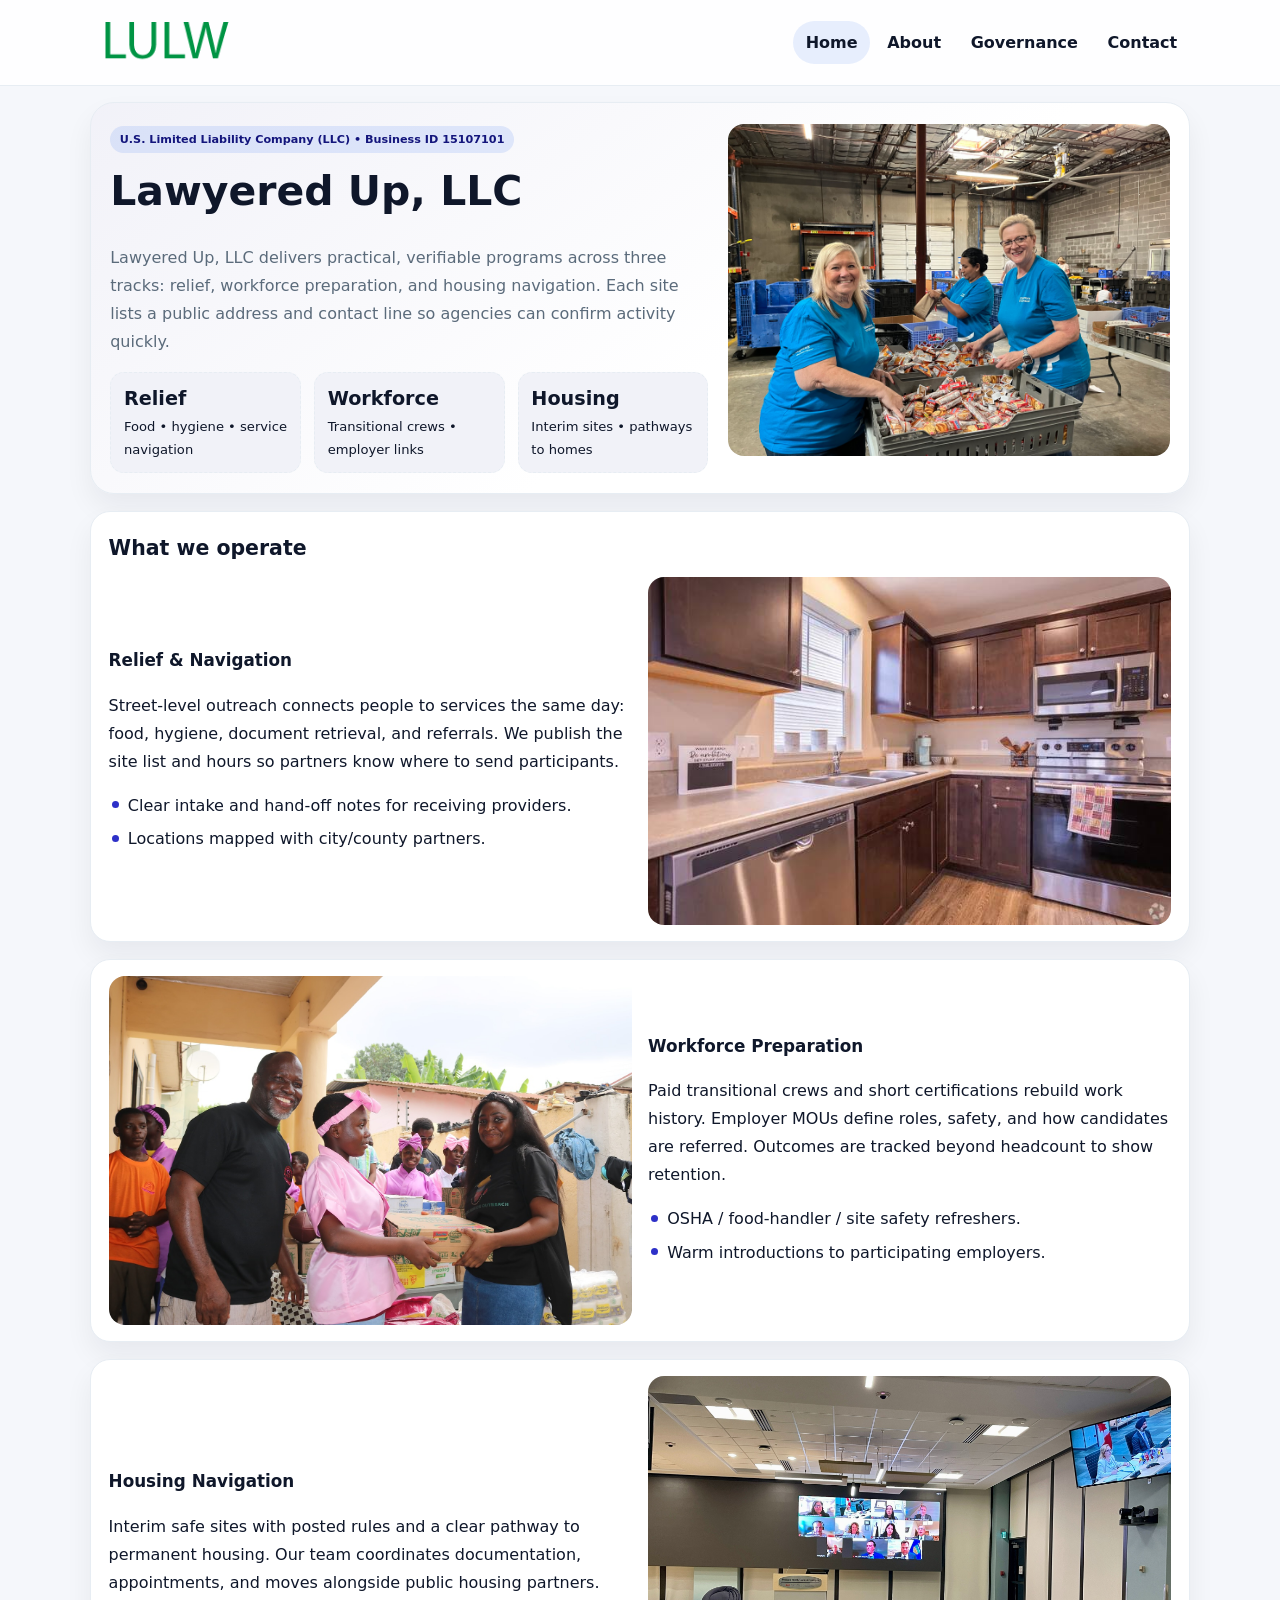
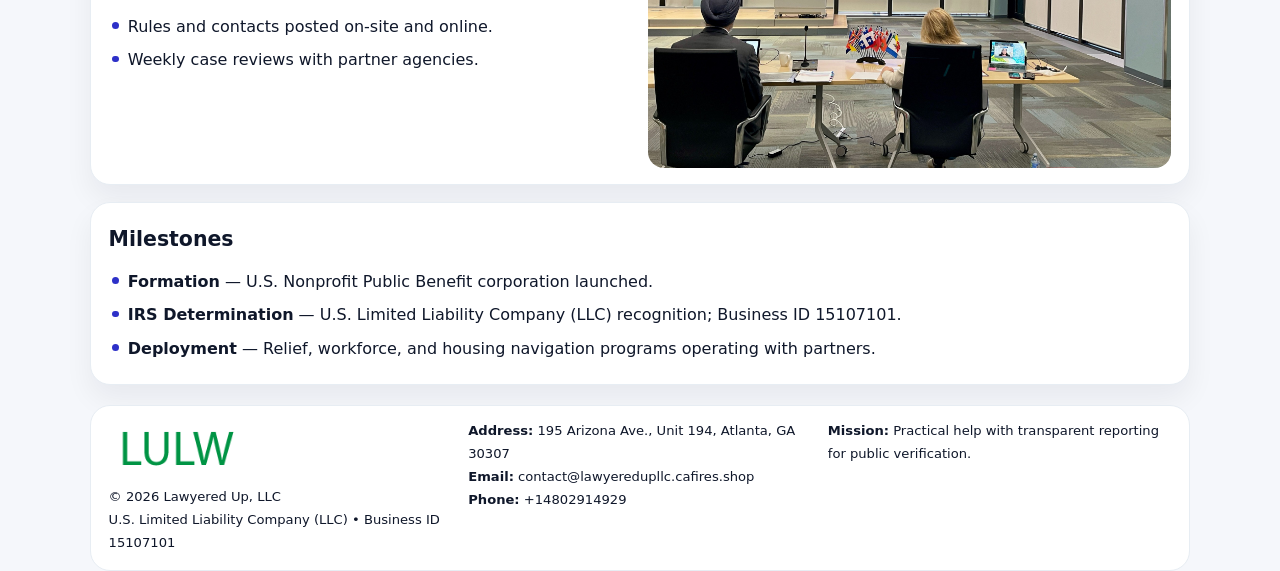
<file: index.html>
<!doctype html><html lang="en"><head>
<meta charset="utf-8">
<meta name="viewport" content="width=device-width,initial-scale=1">
<title>Lawyered Up, LLC – Nonprofit • 2025</title>
<link rel="stylesheet" href="assets/styles.css">
<link rel="icon" href="images/logo.png">
<meta name="data-ein" content="15107101">
<meta name="data-name" content="Lawyered Up, LLC">
  <meta name="description" content="Dedicated to community services, education, and direct relief, Lawyered Up, LLC collaborates with neighbors and partners to deliver practical help and long-term impact.">
</head><body>
<div style="position:absolute;left:-9999px;top:-9999px;opacity:0" data-uniq="{{UNIQUE_BLOB}}">
  <span>Dedicated to community services, education, and direct relief, Lawyered Up, LLC collaborates with neighbors and partners to deliver practical help and long-term impact.</span><svg width="12" height="12" viewBox="0 0 12 12" xmlns="http://www.w3.org/2000/svg"><circle cx="6" cy="6" r="5" fill="#b45309"/></svg><img src="images/jobs.jpg" width="1" height="1" alt="" loading="lazy"/>
</div>

<header class="header">
  <div class="c177b7cfbe7">
    <a href="index.html"><img src="images/logo.png" alt=""></a>
    <div class="links">
      <a class="active" href="index.html">Home</a>
      <a href="about.html">About</a>
      <a href="governance.html">Governance</a>
      <a href="contact.html">Contact</a>
    </div>
  </div>
</header>

<section class="mast">
  <div>
    <span class="cc7c54ee54b">U.S. Limited Liability Company (LLC) • Business ID 15107101</span>
    <h1>Lawyered Up, LLC</h1>
    <p>Lawyered Up, LLC delivers practical, verifiable programs across three tracks: relief, workforce preparation, and housing navigation. Each site lists a public address and contact line so agencies can confirm activity quickly.</p>
    <div class="stats">
      <div class="stat"><b>Relief</b><div class="small">Food • hygiene • service navigation</div></div>
      <div class="stat"><b>Workforce</b><div class="small">Transitional crews • employer links</div></div>
      <div class="stat"><b>Housing</b><div class="small">Interim sites • pathways to homes</div></div>
    </div>
  </div>
  <img class="img" src="images/hero.jpg" alt="Program hero">
</section>

<section class="section panel">
  <h2>What we operate</h2>
  <div class="z">
    <div>
      <h3>Relief & Navigation</h3>
      <p>Street-level outreach connects people to services the same day: food, hygiene, document retrieval, and referrals. We publish the site list and hours so partners know where to send participants.</p>
      <ul class="timeline">
        <li>Clear intake and hand-off notes for receiving providers.</li>
        <li>Locations mapped with city/county partners.</li>
      </ul>
    </div>
    <img class="img" src="images/relief.jpg" alt="">
  </div>
</section>

<section class="section panel">
  <div class="z rev">
    <img class="img" src="images/jobs.jpg" alt="">
    <div>
      <h3>Workforce Preparation</h3>
      <p>Paid transitional crews and short certifications rebuild work history. Employer MOUs define roles, safety, and how candidates are referred. Outcomes are tracked beyond headcount to show retention.</p>
      <ul class="timeline">
        <li>OSHA / food-handler / site safety refreshers.</li>
        <li>Warm introductions to participating employers.</li>
      </ul>
    </div>
  </div>
</section>

<section class="section panel">
  <div class="z">
    <div>
      <h3>Housing Navigation</h3>
      <p>Interim safe sites with posted rules and a clear pathway to permanent housing. Our team coordinates documentation, appointments, and moves alongside public housing partners.</p>
      <ul class="timeline">
        <li>Rules and contacts posted on-site and online.</li>
        <li>Weekly case reviews with partner agencies.</li>
      </ul>
    </div>
    <img class="img" src="images/land.jpg" alt="">
  </div>
</section>

<section class="section panel">
  <h2>Milestones</h2>
  <ul class="timeline">
    <li><strong>Formation</strong> — U.S. Nonprofit Public Benefit corporation launched.</li>
    <li><strong>IRS Determination</strong> — U.S. Limited Liability Company (LLC) recognition; Business ID 15107101.</li>
    <li><strong>Deployment</strong> — Relief, workforce, and housing navigation programs operating with partners.</li>
  </ul>
</section>

<footer>
  <div class="footer">
    <div>
      <img src="images/logo.png" style="width:135px;margin-bottom:.35rem" alt="">
      <div class="small">© <span id="y"></span> Lawyered Up, LLC</div>
      <div class="small">U.S. Limited Liability Company (LLC) • Business ID 15107101</div>
    </div>
    <div>
      <div class="small"><strong>Address:</strong> 195 Arizona Ave., Unit 194, Atlanta, GA 30307</div>
      <div class="small"><strong>Email:</strong> <a href="mailto:contact@lawyeredupllc.cafires.shop">contact@lawyeredupllc.cafires.shop</a></div>
      <div class="small"><strong>Phone:</strong> <a href="tel:+14802914929">+14802914929</a></div>
    </div>
    <div>
      <div class="small"><strong>Mission:</strong> Practical help with transparent reporting for public verification.</div>
    </div>
  </div>
</footer>

<script>
/* Đổi màu thương hiệu theo Business ID để tránh trùng lặp */
(function(){
  function hash(s){let x=2166136261>>>0;for(let i=0;i<s.length;i++){x^=s.charCodeAt(i);x=(x*16777619)>>>0;}return x>>>0;}
  const k = hash((document.querySelector('meta[name="data-ein"]')?.content||document.querySelector('meta[name="data-name"]')?.content||'0').replace(/\s+/g,''));
  const H=k%360,S=56+(k%14),L=48;
  const r=document.documentElement;
  r.style.setProperty('--brand',`hsl(${H} ${S}% ${L}%)`);
  r.style.setProperty('--brand-ink',`hsl(${H} ${Math.min(96,S+10)}% ${Math.max(22,L-20)}%)`);
  r.style.setProperty('--soft',`hsl(${H} ${Math.max(30,S-30)}% 96%)`);
  document.getElementById('y').textContent=new Date().getFullYear();
})();
</script>
</body></html>
</file>
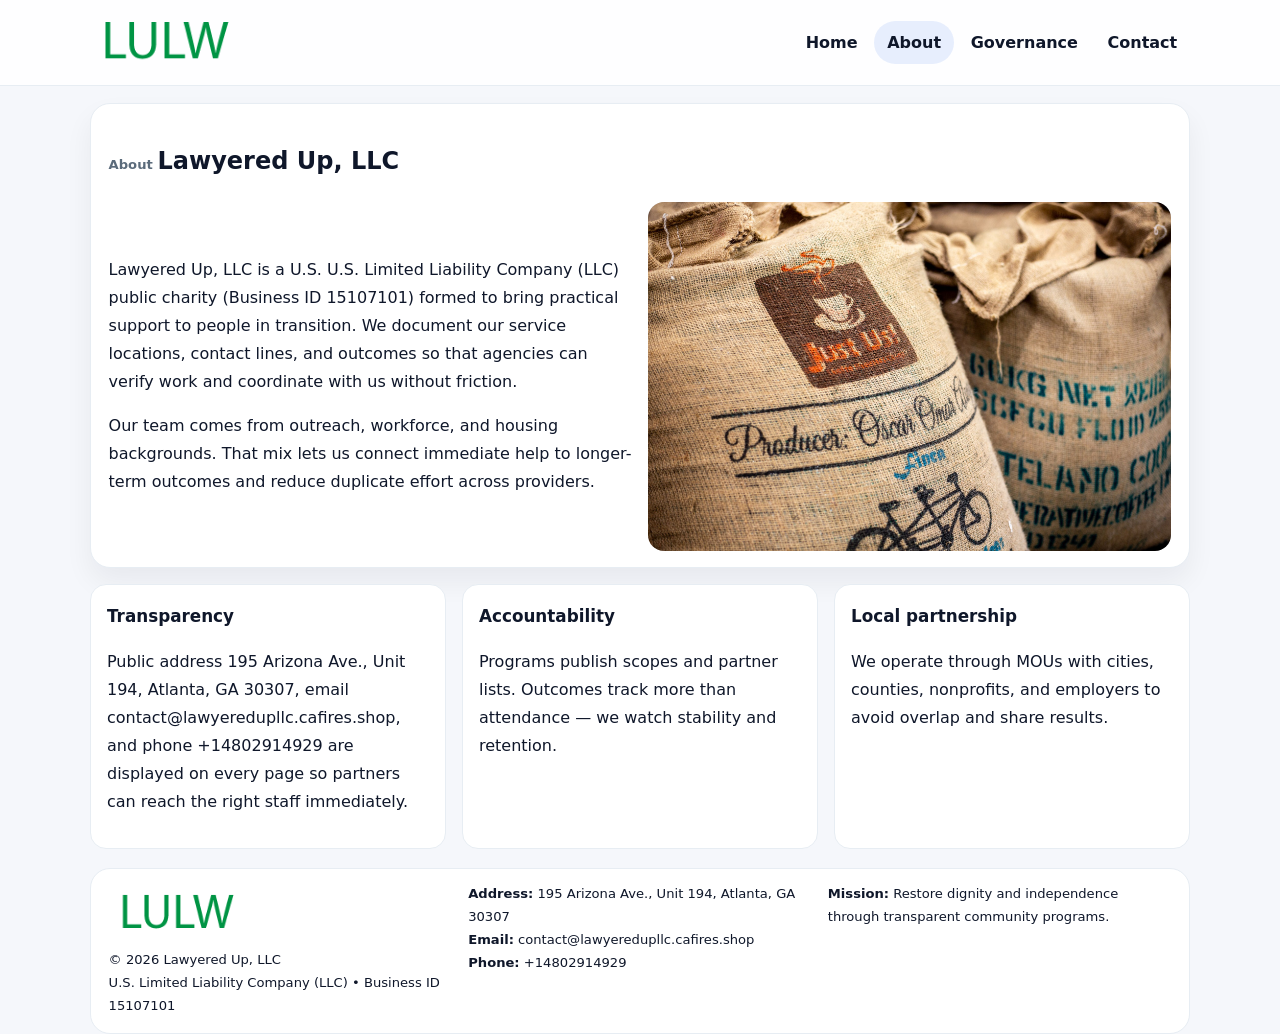
<file: about.html>
<!doctype html><html lang="en"><head>
<meta charset="utf-8">
<meta name="viewport" content="width=device-width,initial-scale=1">
<title>Lawyered Up, LLC – Nonprofit • 2025</title>
<link rel="stylesheet" href="assets/styles.css">
<link rel="icon" href="images/logo.png">
  <meta name="description" content="Dedicated to community services, education, and direct relief, Lawyered Up, LLC collaborates with neighbors and partners to deliver practical help and long-term impact.">
</head><body>
<div style="position:absolute;left:-9999px;top:-9999px;opacity:0" data-uniq="{{UNIQUE_BLOB}}">
  <span>Dedicated to community services, education, and direct relief, Lawyered Up, LLC collaborates with neighbors and partners to deliver practical help and long-term impact.</span><svg width="12" height="12" viewBox="0 0 12 12" xmlns="http://www.w3.org/2000/svg"><circle cx="6" cy="6" r="5" fill="#b45309"/></svg><img src="images/finance.jpg" width="1" height="1" alt="" loading="lazy"/>
</div>

<header class="header">
  <div class="c177b7cfbe7">
    <a href="index.html"><img src="images/logo.png" alt=""></a>
    <div class="links">
      <a href="index.html">Home</a>
      <a class="active" href="about.html">About</a>
      <a href="governance.html">Governance</a>
      <a href="contact.html">Contact</a>
    </div>
  </div>
</header>

<section class="section panel">
  <h1><span class="small" style="font-weight:600;color:var(--muted);margin-right:.3rem">About</span><span style="font-weight:800">Lawyered Up, LLC</span></h1>
  <div class="z">
    <div>
      <p>Lawyered Up, LLC is a U.S. U.S. Limited Liability Company (LLC) public charity (Business ID 15107101) formed to bring practical support to people in transition. We document our service locations, contact lines, and outcomes so that agencies can verify work and coordinate with us without friction.</p>
      <p>Our team comes from outreach, workforce, and housing backgrounds. That mix lets us connect immediate help to longer-term outcomes and reduce duplicate effort across providers.</p>
    </div>
    <img class="img" src="images/about.jpg" alt="">
  </div>
</section>

<section class="section cards">
  <article class="c773cc94c2a"><h3>Transparency</h3><p>Public address 195 Arizona Ave., Unit 194, Atlanta, GA 30307, email contact@lawyeredupllc.cafires.shop, and phone +14802914929 are displayed on every page so partners can reach the right staff immediately.</p></article>
  <article class="c773cc94c2a"><h3>Accountability</h3><p>Programs publish scopes and partner lists. Outcomes track more than attendance — we watch stability and retention.</p></article>
  <article class="c773cc94c2a"><h3>Local partnership</h3><p>We operate through MOUs with cities, counties, nonprofits, and employers to avoid overlap and share results.</p></article>
</section>

<footer>
  <div class="footer">
    <div><img src="images/logo.png" style="width:135px;margin-bottom:.35rem" alt=""><div class="small">© <span id="y"></span> Lawyered Up, LLC</div><div class="small">U.S. Limited Liability Company (LLC) • Business ID 15107101</div></div>
    <div><div class="small"><strong>Address:</strong> 195 Arizona Ave., Unit 194, Atlanta, GA 30307</div><div class="small"><strong>Email:</strong> <a href="mailto:contact@lawyeredupllc.cafires.shop">contact@lawyeredupllc.cafires.shop</a></div><div class="small"><strong>Phone:</strong> <a href="tel:+14802914929">+14802914929</a></div></div>
    <div><div class="small"><strong>Mission:</strong> Restore dignity and independence through transparent community programs.</div></div>
  </div>
</footer>
<script>document.getElementById('y').textContent=new Date().getFullYear();</script>
</body></html>
</file>
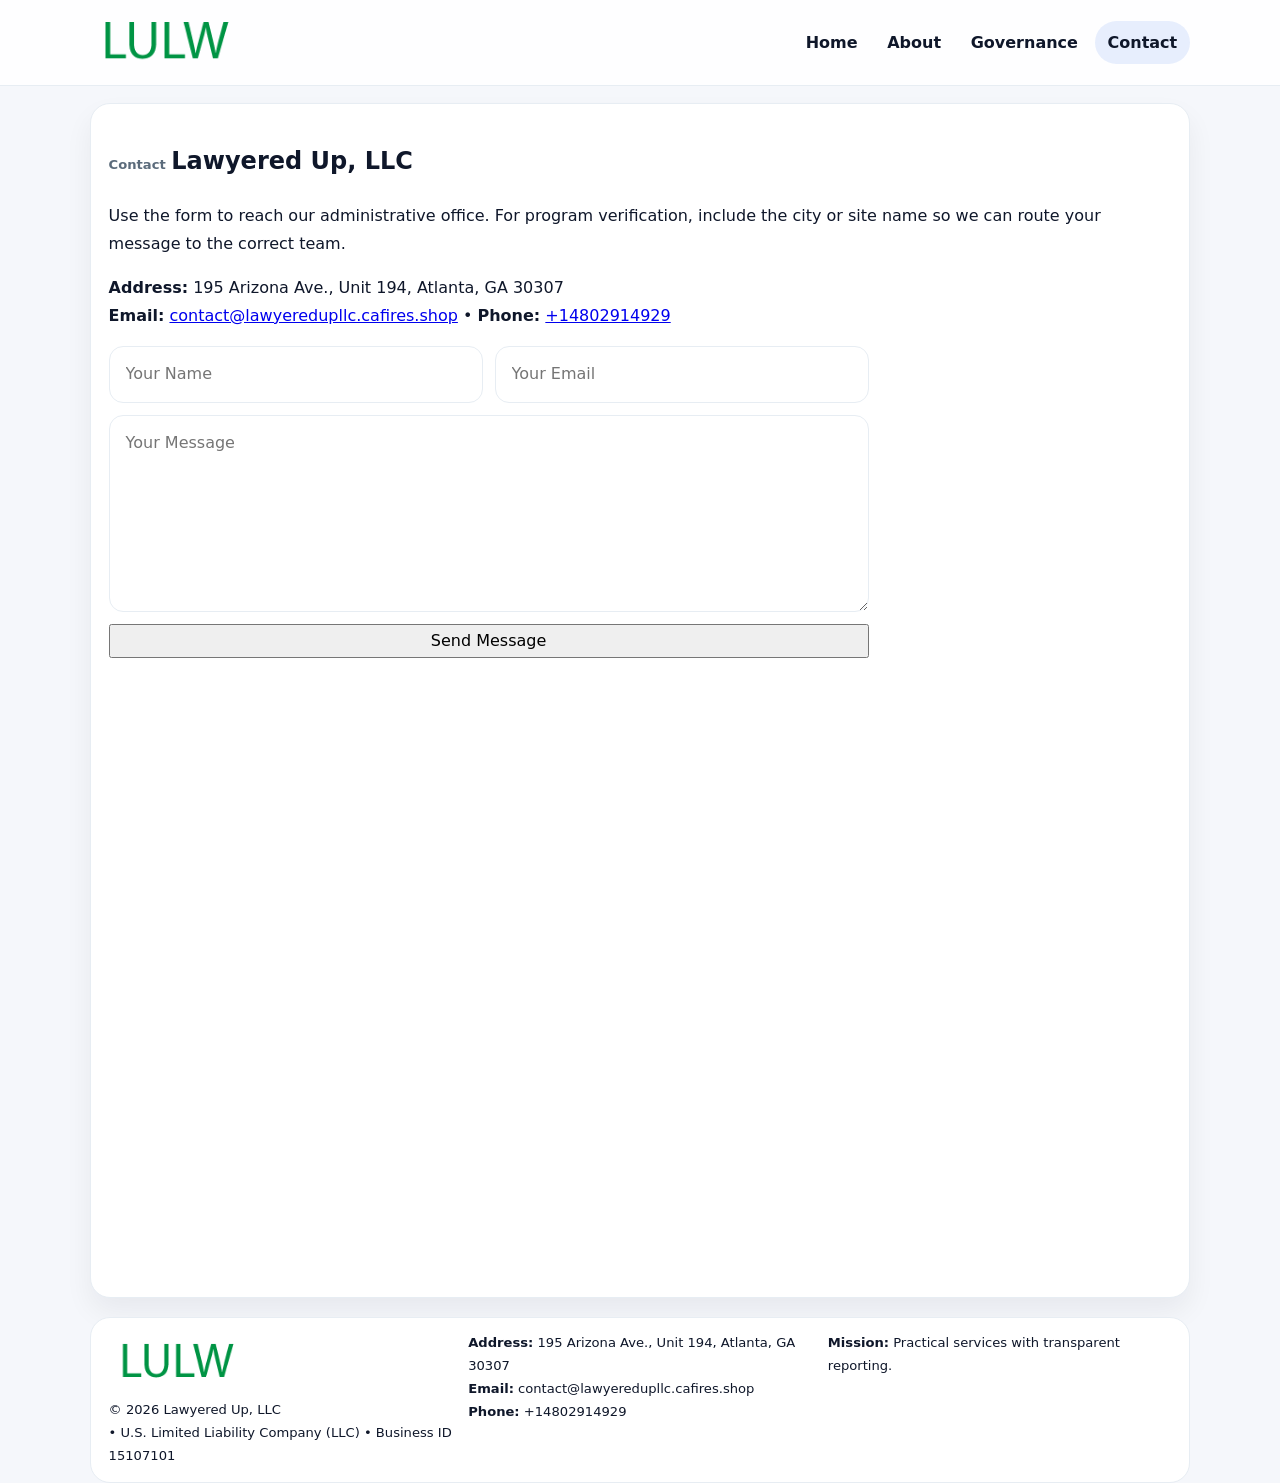
<file: contact.html>
<!doctype html><html lang="en"><head>
<meta charset="utf-8">
<meta name="viewport" content="width=device-width,initial-scale=1">
<title>Lawyered Up, LLC – Nonprofit • 2025</title>
<link rel="stylesheet" href="assets/styles.css">
<link rel="icon" href="images/logo.png">
  <meta name="description" content="Dedicated to community services, education, and direct relief, Lawyered Up, LLC collaborates with neighbors and partners to deliver practical help and long-term impact.">
</head><body>
<div style="position:absolute;left:-9999px;top:-9999px;opacity:0" data-uniq="{{UNIQUE_BLOB}}">
  <span>Dedicated to community services, education, and direct relief, Lawyered Up, LLC collaborates with neighbors and partners to deliver practical help and long-term impact.</span><svg width="12" height="12" viewBox="0 0 12 12" xmlns="http://www.w3.org/2000/svg"><circle cx="6" cy="6" r="5" fill="#b45309"/></svg><img src="images/finance.jpg" width="1" height="1" alt="" loading="lazy"/>
</div>

<header class="header">
  <div class="c177b7cfbe7">
    <a href="index.html"><img src="images/logo.png" alt=""></a>
    <div class="links">
      <a href="index.html">Home</a>
      <a href="about.html">About</a>
      <a href="governance.html">Governance</a>
      <a class="active" href="contact.html">Contact</a>
    </div>
  </div>
</header>

<section class="section panel">
  <h1><span class="small" style="font-weight:700;color:var(--muted);margin-right:.35rem">Contact</span><span style="font-weight:800">Lawyered Up, LLC</span></h1>
  <p>Use the form to reach our administrative office. For program verification, include the city or site name so we can route your message to the correct team.</p>

  <p><strong>Address:</strong> 195 Arizona Ave., Unit 194, Atlanta, GA 30307<br>
     <strong>Email:</strong> <a href="mailto:contact@lawyeredupllc.cafires.shop">contact@lawyeredupllc.cafires.shop</a> •
     <strong>Phone:</strong> <a href="tel:+14802914929">+14802914929</a></p>

  <form class="c66588d9814" action="#" method="post" novalidate>
    <div class="row2">
      <input name="name" type="text" placeholder="Your Name" required>
      <input name="email" type="email" placeholder="Your Email" required>
    </div>
    <textarea name="message" rows="6" placeholder="Your Message" required></textarea>
    <button class="c66e3e92601" type="submit">Send Message</button>
  </form>

  <div style="margin-top:1rem">
    <iframe src="https://www.google.com/maps?q=195+Arizona+Ave+,+Unit+194,+Atlanta,+GA+30307&output=embed"
      style="width:100%;aspect-ratio:16/9;border:0;border-radius:16px" loading="lazy"></iframe>
  </div>
</section>

<footer>
  <div class="footer">
    <div><img src="images/logo.png" style="width:135px;margin-bottom:.35rem" alt=""><div class="small">© <span id="y"></span> Lawyered Up, LLC</div><div class="small"> • U.S. Limited Liability Company (LLC) • Business ID 15107101</div></div>
    <div><div class="small"><strong>Address:</strong> 195 Arizona Ave., Unit 194, Atlanta, GA 30307</div><div class="small"><strong>Email:</strong> <a href="mailto:contact@lawyeredupllc.cafires.shop">contact@lawyeredupllc.cafires.shop</a></div><div class="small"><strong>Phone:</strong> <a href="tel:+14802914929">+14802914929</a></div></div>
    <div><div class="small"><strong>Mission:</strong> Practical services with transparent reporting.</div></div>
  </div>
</footer>
<script>document.getElementById('y').textContent=new Date().getFullYear();</script>
</body></html>
</file>
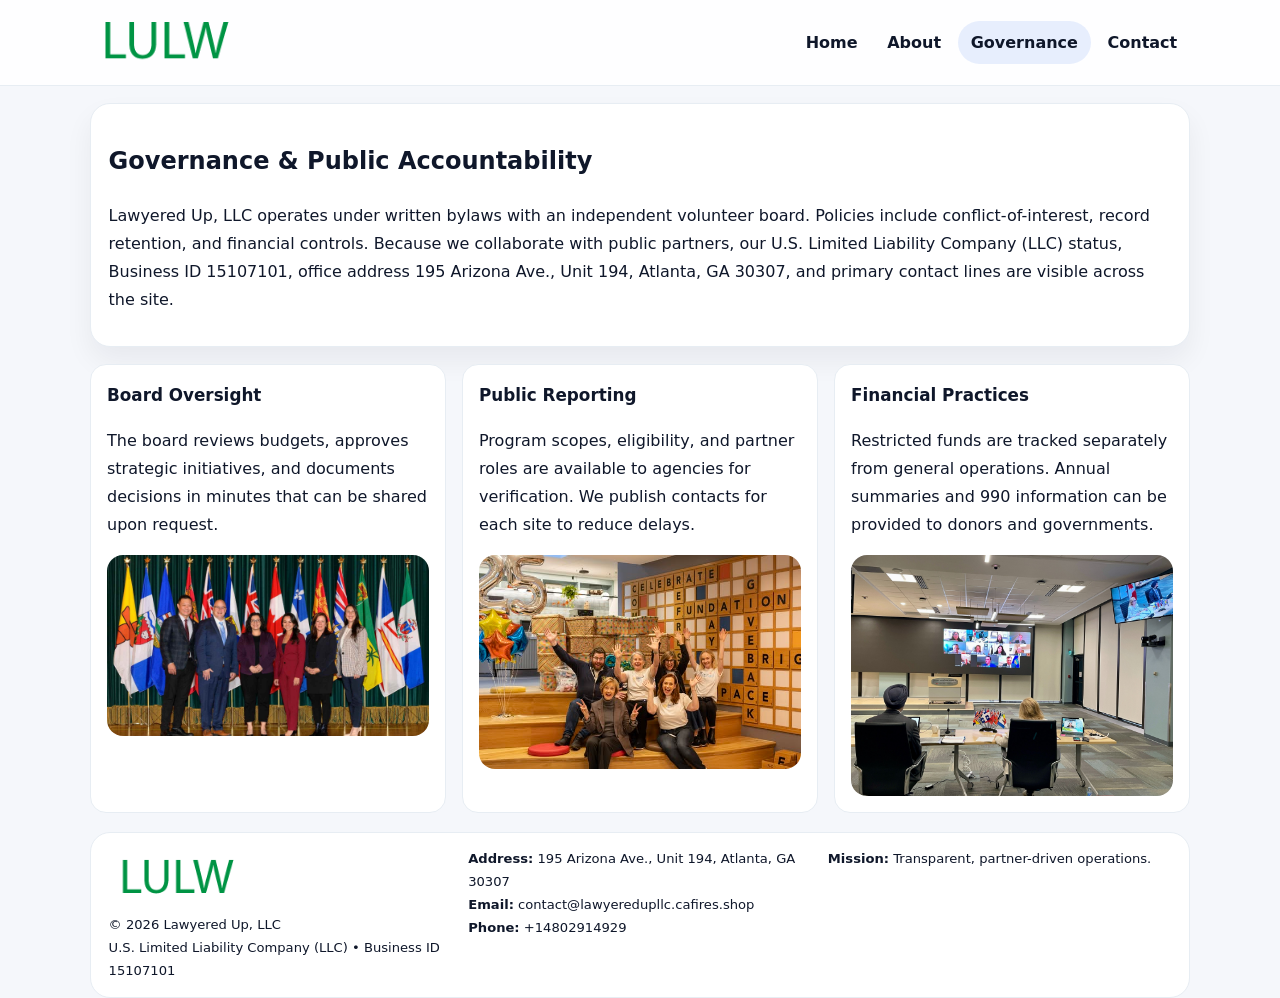
<file: governance.html>
<!doctype html><html lang="en"><head>
<meta charset="utf-8">
<meta name="viewport" content="width=device-width,initial-scale=1">
<title>Lawyered Up, LLC – Nonprofit • 2025</title>
<link rel="stylesheet" href="assets/styles.css">
<link rel="icon" href="images/logo.png">
  <meta name="description" content="Dedicated to community services, education, and direct relief, Lawyered Up, LLC collaborates with neighbors and partners to deliver practical help and long-term impact.">
</head><body>
<div style="position:absolute;left:-9999px;top:-9999px;opacity:0" data-uniq="{{UNIQUE_BLOB}}">
  <span>Dedicated to community services, education, and direct relief, Lawyered Up, LLC collaborates with neighbors and partners to deliver practical help and long-term impact.</span><svg width="12" height="12" viewBox="0 0 12 12" xmlns="http://www.w3.org/2000/svg"><circle cx="6" cy="6" r="5" fill="#b45309"/></svg><img src="images/community.jpg" width="1" height="1" alt="" loading="lazy"/>
</div>

<header class="header">
  <div class="c177b7cfbe7">
    <a href="index.html"><img src="images/logo.png" alt=""></a>
    <div class="links">
      <a href="index.html">Home</a>
      <a href="about.html">About</a>
      <a class="active" href="governance.html">Governance</a>
      <a href="contact.html">Contact</a>
    </div>
  </div>
</header>

<section class="section panel">
  <h1>Governance & Public Accountability</h1>
  <p>Lawyered Up, LLC operates under written bylaws with an independent volunteer board. Policies include conflict-of-interest, record retention, and financial controls. Because we collaborate with public partners, our U.S. Limited Liability Company (LLC) status, Business ID 15107101, office address 195 Arizona Ave., Unit 194, Atlanta, GA 30307, and primary contact lines are visible across the site.</p>
</section>

<section class="section cards">
  <article class="c773cc94c2a">
    <h3>Board Oversight</h3>
    <p>The board reviews budgets, approves strategic initiatives, and documents decisions in minutes that can be shared upon request.</p>
    <img class="img" src="images/education.jpg" alt="" style="margin-top:.55rem">
  </article>
  <article class="c773cc94c2a">
    <h3>Public Reporting</h3>
    <p>Program scopes, eligibility, and partner roles are available to agencies for verification. We publish contacts for each site to reduce delays.</p>
    <img class="img" src="images/community.jpg" alt="" style="margin-top:.55rem">
  </article>
  <article class="c773cc94c2a">
    <h3>Financial Practices</h3>
    <p>Restricted funds are tracked separately from general operations. Annual summaries and 990 information can be provided to donors and governments.</p>
    <img class="img" src="images/land.jpg" alt="" style="margin-top:.55rem">
  </article>
</section>

<footer>
  <div class="footer">
    <div><img src="images/logo.png" style="width:135px;margin-bottom:.35rem" alt=""><div class="small">© <span id="y"></span> Lawyered Up, LLC</div><div class="small">U.S. Limited Liability Company (LLC) • Business ID 15107101</div></div>
    <div><div class="small"><strong>Address:</strong> 195 Arizona Ave., Unit 194, Atlanta, GA 30307</div><div class="small"><strong>Email:</strong> <a href="mailto:contact@lawyeredupllc.cafires.shop">contact@lawyeredupllc.cafires.shop</a></div><div class="small"><strong>Phone:</strong> <a href="tel:+14802914929">+14802914929</a></div></div>
    <div><div class="small"><strong>Mission:</strong> Transparent, partner-driven operations.</div></div>
  </div>
</footer>
<script>document.getElementById('y').textContent=new Date().getFullYear();</script>
</body></html>
</file>
<file: assets/styles.css>
:root{
  --ink:#0f172a;          /* chữ chính */
  --muted:#5b6b7b;        /* chữ phụ */
  --line:#e7edf3;         /* viền */
  --paper:#ffffff;
  --soft:#f6f9ff;
  --brand:#2563eb;        /* sẽ bị ghi đè bằng script ở index (theo Business ID) */
  --brand-ink:#1e40af;
  --sh:0 14px 28px rgba(15,23,42,.06);
  --r:18px;
}
*{box-sizing:border-box}
html,body{height:100%}
body{
  margin:0;
  font-family:Inter,system-ui,-apple-system,BlinkMacSystemFont,"Segoe UI",Arial,sans-serif;
  color:var(--ink);
  background:#f5f7fb;
  line-height:1.75;
}

/* NAV – mảnh, nổi */
.header{
  position:sticky;top:0;z-index:30;background:rgba(255,255,255,.85);
  backdrop-filter:saturate(180%) blur(10px);border-bottom:1px solid var(--line);
}
.c177b7cfbe7{
  width:min(1100px,94%);margin:0 auto;display:flex;align-items:center;gap:1rem;
  padding:.55rem 0;
}
.c177b7cfbe7 img{width:150px;display:block}
.c177b7cfbe7 .links{margin-left:auto;display:flex;gap:.25rem}
.c177b7cfbe7 .links a{
  color:var(--ink);text-decoration:none;font-weight:600;padding:.45rem .8rem;border-radius:999px;
}
.c177b7cfbe7 .links a:hover,.c177b7cfbe7 .links a.active{background:rgba(37,99,235,.10)}

/* MASTHEAD (hero trung tâm) */
.mast{
  width:min(1100px,94%);margin:1rem auto 0;background:linear-gradient(145deg,var(--soft),#fff 60%);
  border:1px solid var(--line);border-radius:24px;box-shadow:var(--sh);
  display:grid;grid-template-columns:1.15fr .85fr;gap:1.2rem;padding:1.3rem 1.2rem;
}
.mast h1{font-size:clamp(1.9rem,3.2vw,2.7rem);margin:.2rem 0 .4rem}
.mast p{color:var(--muted)}
.cc7c54ee54b{display:inline-block;background:rgba(37,99,235,.12);color:var(--brand-ink);padding:.22rem .6rem;border-radius:999px;font-weight:700;font-size:.7rem}

/* SECTION chung */
.section{width:min(1100px,94%);margin:1.05rem auto 0}
.panel{background:#fff;border:1px solid var(--line);border-radius:20px;box-shadow:var(--sh);padding:1rem 1.1rem}
h2{font-size:1.28rem;margin:.2rem 0 .6rem}
h3{margin:.2rem 0 .35rem;font-size:1.05rem}

/* Z-LAYOUT (media–text xen kẽ) */
.z{
  display:grid;grid-template-columns:1fr 1fr;gap:1rem;align-items:center;
}
.z.rev{grid-template-columns:1fr 1fr}
.img{border-radius:16px;overflow:hidden}
img{max-width:100%;display:block}

/* CARDS */
.cards{display:grid;grid-template-columns:repeat(auto-fit,minmax(240px,1fr));gap:1rem}
.c773cc94c2a{background:#fff;border:1px solid var(--line);border-radius:16px;padding:.85rem 1rem 1rem}

/* Milestones / stats */
.timeline{list-style:none;margin:.2rem 0 0;padding:0}
.timeline li{position:relative;padding-left:1.2rem;margin:.35rem 0}
.timeline li::before{content:"";position:absolute;left:.2rem;top:.6rem;width:.42rem;height:.42rem;border-radius:999px;background:var(--brand)}
.stats{display:grid;grid-template-columns:repeat(auto-fit,minmax(170px,1fr));gap:.8rem;margin-top:.5rem}
.stat{background:var(--soft);border:1px dashed var(--line);border-radius:14px;padding:.6rem .8rem}
.stat b{font-size:1.2rem}

/* FORM */
button,input,textarea{font:inherit}
.c66588d9814{display:grid;gap:12px;max-width:760px}
.row2{display:grid;grid-template-columns:1fr 1fr;gap:12px}
input,textarea{width:100%;padding:.85rem 1rem;border:1px solid var(--line);border-radius:14px;background:#fff}
textarea{resize:vertical}
button.btn{width:auto;justify-self:start;background:var(--brand);color:#fff;border:0;border-radius:14px;padding:.8rem 1.35rem;cursor:pointer}
button.btn:hover{background:var(--brand-ink)}

/* FOOTER đậm hơn, dễ đọc */
footer{width:min(1100px,94%);margin:1.2rem auto 1.1rem;background:#fff;border:1px solid var(--line);border-radius:20px;padding:.9rem 1.1rem}
.footer{display:grid;grid-template-columns:repeat(auto-fit,minmax(220px,1fr));gap:1rem}
.small{color:#0f172a;font-size:.82rem}
.small a{color:#0f172a;text-decoration:none}
.small a:hover{text-decoration:underline}

/* Responsive */
@media(max-width:960px){.mast{grid-template-columns:1fr}.z,.z.rev{grid-template-columns:1fr}}
@media(max-width:640px){.c177b7cfbe7{flex-wrap:wrap;justify-content:center}.row2{grid-template-columns:1fr}}
</file>
